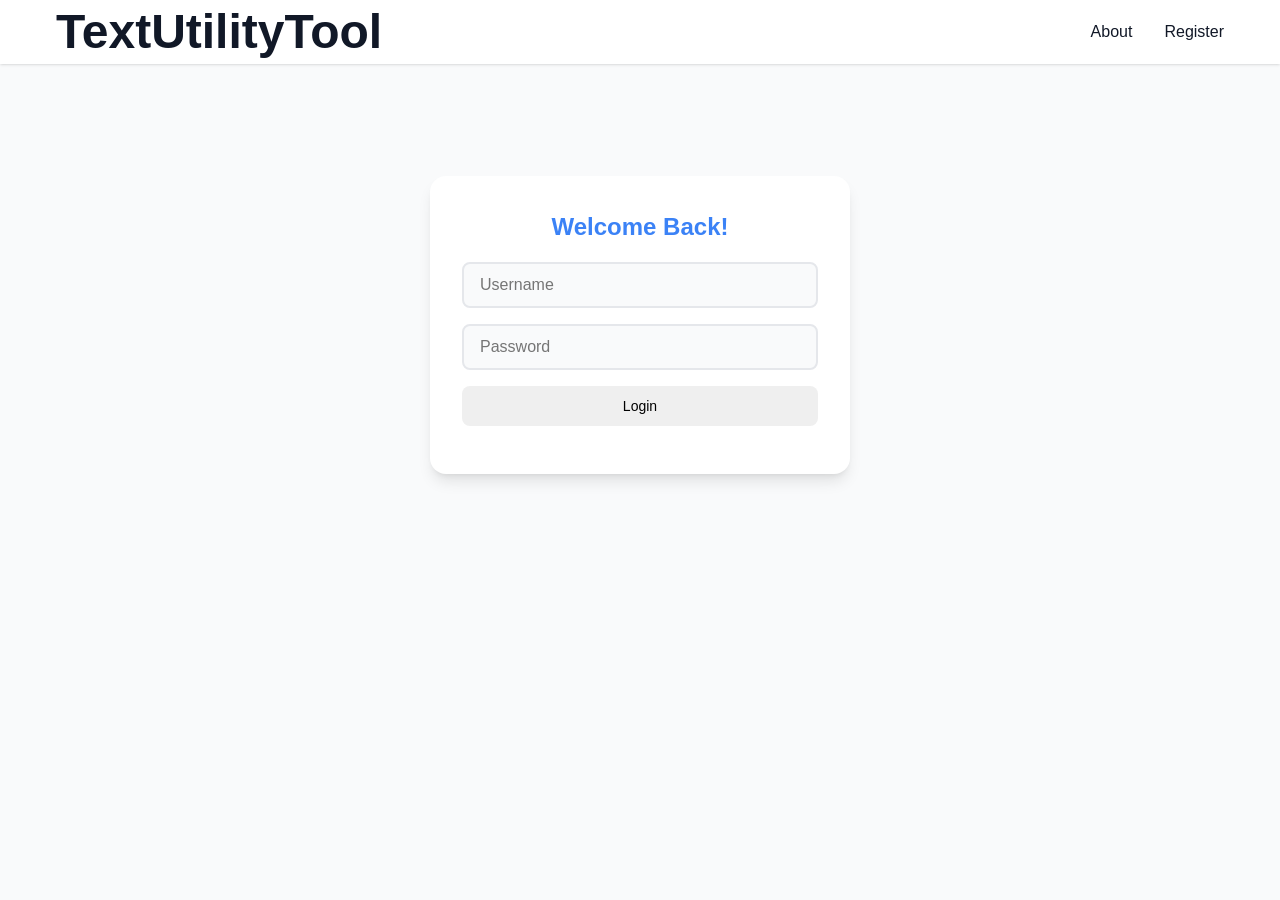
<file: index.html>
<!DOCTYPE html>
<html lang="en">

<head>
    <meta charset="UTF-8">
    <meta name="viewport" content="width=device-width, initial-scale=1.0">
    <title>TextUtility - Free Online Text Manipulation Tool</title>
    <meta name="description"
        content="Transform your text with our free online utility tool. Convert to uppercase, lowercase, title case, sentence case, and more!">
    <link rel="stylesheet" href="styles.css">
    <link rel="preconnect" href="https://fonts.googleapis.com">
    <link rel="preconnect" href="https://fonts.gstatic.com" crossorigin>
    <link href="https://fonts.googleapis.com/css2?family=Inter:wght@400;500;600;700&display=swap" rel="stylesheet">
</head>

<body>
    <!-- Header -->
    <header class="header">
        <div class="container">
            <div class="header-content">
                <div class="logo">
                    <svg class="logo-icon" viewBox="0 0 24 24" fill="none" stroke="currentColor" stroke-width="2">
                        <path d="M4 7V4a2 2 0 0 1 2-2h8.5L20 7.5V20a2 2 0 0 1-2 2H6a2 2 0 0 1-2-2v-3" />
                        <path d="M14 2v4a2 2 0 0 0 2 2h4" />
                        <path d="M10.42 12.61a2.1 2.1 0 1 1 2.97 2.97L7.95 21 4 22l1-3.95 5.42-5.44Z" />
                    </svg>
                    <h1>TextUtilityTool</h1>
                </div>

                <nav class="nav">
                    <a href="index.html" class="nav-link">Home</a>
                    <a href="about.html" class="nav-link">About</a>
					<a href="#" onclick="logout()" class="nav-link">Logout</a>

                </nav>

                <button class="theme-toggle" id="themeToggle">
                    <svg class="sun-icon" viewBox="0 0 24 24" fill="none" stroke="currentColor" stroke-width="2">
                        <circle cx="12" cy="12" r="5" />
                        <path
                            d="M12 1v2M12 21v2M4.22 4.22l1.42 1.42M18.36 18.36l1.42 1.42M1 12h2M21 12h2M4.22 19.78l1.42-1.42M18.36 5.64l1.42-1.42" />
                    </svg>
                    <svg class="moon-icon" viewBox="0 0 24 24" fill="none" stroke="currentColor" stroke-width="2">
                        <path d="M21 12.79A9 9 0 1 1 11.21 3 7 7 0 0 0 21 12.79z" />
                    </svg>
                </button>
            </div>
        </div>
    </header>

    <!-- Main Content -->
    <main class="main">
        <div class="container">
            <!-- Hero Section -->
            <div class="hero">
                <h1 class="hero-title">
                    Fastest online tool to manipulate your text for
                    <span class="highlight">FREE!</span>
                </h1>
                <p class="hero-subtitle">
                    Transform your text with powerful utilities in real-time
                </p>
            </div>

            <!-- Text Input Section -->
            <div class="card">
                <textarea id="textInput" class="text-input" placeholder="Type or paste your content here"
                    rows="10"></textarea>
            </div>

            <!-- Action Buttons -->
            <div class="card">
                <div class="button-grid">
                    <button class="btn btn-primary" onclick="transformText('uppercase')">UPPERCASE</button>
                    <button class="btn btn-primary" onclick="transformText('lowercase')">lowercase</button>
                    <button class="btn btn-primary" onclick="transformText('titleCase')">Title Case</button>
                    <button class="btn btn-primary" onclick="transformText('sentenceCase')">Sentence case</button>
                    <button class="btn btn-primary" onclick="transformText('removeExtraSpace')">Remove Extra
                        Space</button>
                    <button class="btn btn-primary" onclick="downloadText()">Download Text</button>
                    <button class="btn btn-primary" onclick="transformText('reverseText')">Reverse</button>
                    <button class="btn btn-primary" onclick="transformText('toggleCase')">Toggle Case</button>
                    <button class="btn btn-primary" onclick="transformText('vowelCount')">Count Vowels</button>
                    <button class="btn btn-primary" onclick="transformText('consonantCount')">Count Consonants</button>
                    <button class="btn btn-primary" onclick="transformText('isPalindrome')">Check Palindrome</button>
                    <button class="btn btn-primary" onclick="transformText('base64Encode')">Base64 Encode</button>
                    <button class="btn btn-primary" onclick="transformText('base64Decode')">Base64 Decode</button>
                    <button class="btn btn-danger" onclick="transformText('clearText')">Clear Text</button>
                </div>
            </div>

            <!-- Summary and Preview -->
            <div class="grid">
                <!-- Text Summary -->
                <div class="card">
                    <h3 class="card-title">Text Summary:</h3>
                    <div class="summary-content">
                        <p class="summary-text">
                            Words Count: <span class="summary-value" id="wordCount">0 Words</span> and
                            <span class="summary-value" id="charCount">0 Characters</span>
                        </p>
                        <p class="summary-text">
                            Read Time: <span class="summary-value" id="readTime">0 mins</span>
                        </p>
                    </div>
                </div>

                <!-- Text Preview -->
                <div class="card">
                    <h3 class="card-title">Text Preview:</h3>
                    <div class="preview-content" id="textPreview">
                        <p class="preview-placeholder">Nothing to preview</p>
                    </div>
                    <button class="btn btn-copy" id="copyBtn" onclick="copyToClipboard()">
                        <svg class="copy-icon" viewBox="0 0 24 24" fill="none" stroke="currentColor" stroke-width="2">
                            <rect width="14" height="14" x="8" y="8" rx="2" ry="2" />
                            <path d="M4 16c-1.1 0-2-.9-2-2V4c0-1.1.9-2 2-2h10c1.1 0 2 .9 2 2" />
                        </svg>
                        <svg class="check-icon" viewBox="0 0 24 24" fill="none" stroke="currentColor" stroke-width="2">
                            <polyline points="20,6 9,17 4,12" />
                        </svg>
                        <span class="copy-text">Copy Text to Clipboard</span>
                        <span class="copied-text">Copied!</span>
                    </button>
                </div>
            </div>
        </div>
    </main>

    <!-- Footer -->
    <footer class="footer">
        <div class="container">
            <div class="footer-content">
                <div class="social-links">
                    <a href="https://github.com/Sandeepyadav226028" class="social-link">
                        <svg viewBox="0 0 24 24" fill="none" stroke="currentColor" stroke-width="2">
                            <path d="M16 8a6 6 0 0 1 6 6v7h-4v-7a2 2 0 0 0-2-2 2 2 0 0 0-2 2v7h-4v-7a6 6 0 0 1 6-6z" />
                            <rect width="4" height="12" x="2" y="9" />
                            <circle cx="4" cy="4" r="2" />
                        </svg>
                    </a>
                    <a href="https://www.linkedin.com/in/sandeepyadav9670/" class="social-link">
                        <svg viewBox="0 0 24 24" fill="none" stroke="currentColor" stroke-width="2">
                            <path
                                d="M12 2l3.09 6.26L22 9.27l-5 4.87 1.18 6.88L12 17.77l-6.18 3.25L7 14.14 2 9.27l6.91-1.01L12 2z" />
                        </svg>
                    </a>
                </div>

                <p class="footer-text">
                    © Copyright 2025. All Right Reserved. Made with
                    <svg class="heart-icon" viewBox="0 0 24 24" fill="currentColor" stroke="currentColor"
                        stroke-width="2">
                        <path
                            d="M20.84 4.61a5.5 5.5 0 0 0-7.78 0L12 5.67l-1.06-1.06a5.5 5.5 0 0 0-7.78 7.78l1.06 1.06L12 21.23l7.78-7.78 1.06-1.06a5.5 5.5 0 0 0 0-7.78z" />
                    </svg>
                    by <a href="https://www.linkedin.com/in/sandeepyadav9670/" class="footer-link">Sandeepyadav</a>
                </p>
            </div>
        </div>
    </footer>


<script>
  if (!localStorage.getItem("isLoggedIn")) {
    window.location.href = "login.html";
  }

  function logout() {
    localStorage.clear();
    window.location.href = "login.html";
  }
</script>
<script src="script.js"></script>
</body>

</html>
</file>
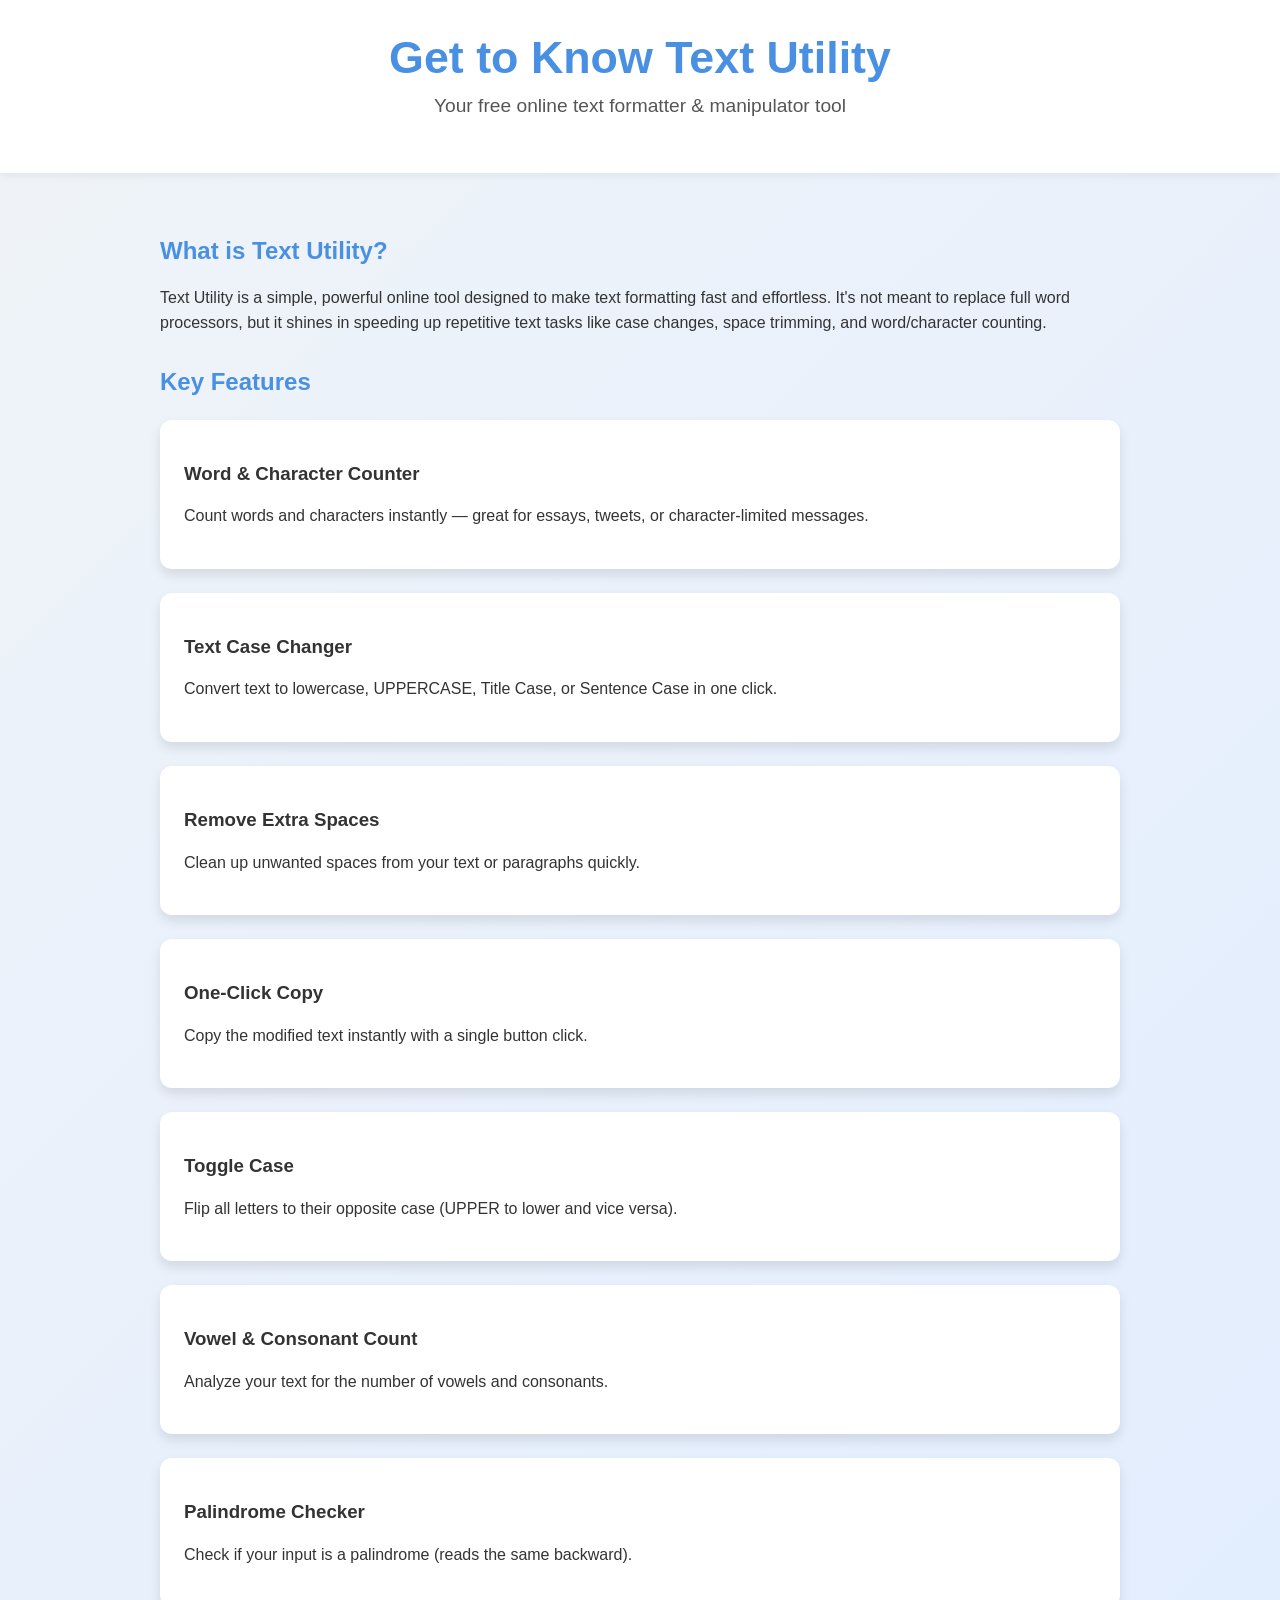
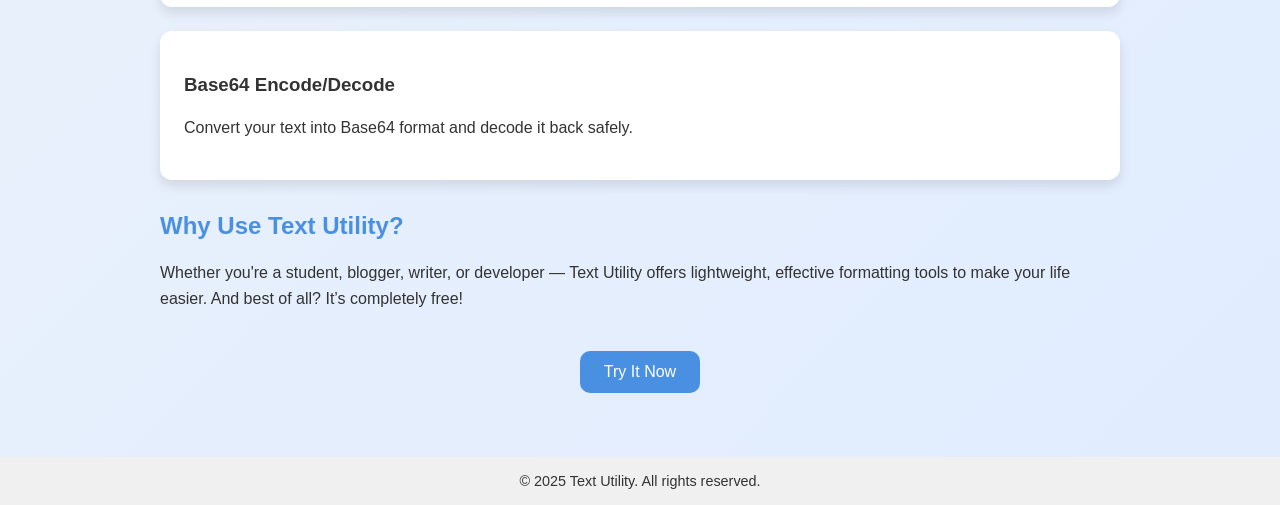
<file: about.html>
<!DOCTYPE html>
<html lang="en">

<head>
  <meta charset="UTF-8" />
  <meta name="viewport" content="width=device-width, initial-scale=1.0" />
  <title>About - Text Utility</title>
  <style>
    body {
      font-family: 'Segoe UI', Tahoma, Geneva, Verdana, sans-serif;
      background: linear-gradient(135deg, #f0f4f8, #e0ecff);
      margin: 0;
      padding: 0;
      color: #333;
      overflow-x: hidden;
    }

    header {
      background-color: #ffffff;
      color: #4a90e2;
      padding: 2rem 1rem;
      text-align: center;
      animation: fadeInDown 1s ease;
      box-shadow: 0 4px 8px rgba(0, 0, 0, 0.05);
    }

    h1 {
      font-size: 2.8rem;
      margin: 0;
    }

    header p {
      font-size: 1.2rem;
      color: #555;
      margin-top: 0.5rem;
    }

    section {
      padding: 2rem;
      max-width: 960px;
      margin: auto;
      animation: fadeIn 1.5s ease;
    }

    h2 {
      color: #4a90e2;
      margin-top: 2rem;
    }

    p {
      line-height: 1.6;
    }

    .features {
      display: flex;
      flex-wrap: wrap;
      gap: 1.5rem;
      margin-top: 1.5rem;
    }

    .feature-card {
      background: white;
      border-radius: 12px;
      padding: 1.5rem;
      box-shadow: 0 6px 12px rgba(0, 0, 0, 0.1);
      flex: 1 1 calc(50% - 2rem);
      transition: transform 0.3s ease, box-shadow 0.3s ease;
    }

    .feature-card:hover {
      transform: translateY(-5px);
      box-shadow: 0 8px 16px rgba(0, 0, 0, 0.15);
    }

    .copy-btn {
      background-color: #4a90e2;
      color: white;
      padding: 0.75rem 1.5rem;
      border: none;
      border-radius: 10px;
      font-size: 1rem;
      cursor: pointer;
      transition: background-color 0.3s, transform 0.3s;
      display: block;
      margin: 2.5rem auto 0;
    }

    .copy-btn:hover {
      background-color: #3b78c2;
      transform: scale(1.08);
    }

    @keyframes fadeIn {
      from {
        opacity: 0;
        transform: translateY(20px);
      }

      to {
        opacity: 1;
        transform: translateY(0);
      }
    }

    @keyframes fadeInDown {
      from {
        opacity: 0;
        transform: translateY(-20px);
      }

      to {
        opacity: 1;
        transform: translateY(0);
      }
    }

    footer {
      text-align: center;
      padding: 1rem;
      background-color: #f0f0f0;
      margin-top: 2rem;
      font-size: 0.9rem;
    }
  </style>
</head>

<body>

  <header>
    <h1>Get to Know Text Utility</h1>
    <p>Your free online text formatter & manipulator tool</p>
  </header>

  <section>
    <h2>What is Text Utility?</h2>
    <p>
      Text Utility is a simple, powerful online tool designed to make text formatting fast and effortless. It's not
      meant to replace full word processors, but it shines in speeding up repetitive text tasks like case changes, space
      trimming, and word/character counting.
    </p>

    <h2>Key Features</h2>
    <div class="features">
      <div class="feature-card">
        <h3>Word & Character Counter</h3>
        <p>Count words and characters instantly — great for essays, tweets, or character-limited messages.</p>
      </div>
      <div class="feature-card">
        <h3>Text Case Changer</h3>
        <p>Convert text to lowercase, UPPERCASE, Title Case, or Sentence Case in one click.</p>
      </div>
      <div class="feature-card">
        <h3>Remove Extra Spaces</h3>
        <p>Clean up unwanted spaces from your text or paragraphs quickly.</p>
      </div>
      <div class="feature-card">
        <h3>One-Click Copy</h3>
        <p>Copy the modified text instantly with a single button click.</p>
      </div>
      <div class="feature-card">
        <h3>Toggle Case</h3>
        <p>Flip all letters to their opposite case (UPPER to lower and vice versa).</p>
      </div>
      <div class="feature-card">
        <h3>Vowel & Consonant Count</h3>
        <p>Analyze your text for the number of vowels and consonants.</p>
      </div>
      <div class="feature-card">
        <h3>Palindrome Checker</h3>
        <p>Check if your input is a palindrome (reads the same backward).</p>
      </div>
      <div class="feature-card">
        <h3>Base64 Encode/Decode</h3>
        <p>Convert your text into Base64 format and decode it back safely.</p>
      </div>
    </div>

    <h2>Why Use Text Utility?</h2>
    <p>
      Whether you're a student, blogger, writer, or developer — Text Utility offers lightweight, effective formatting
      tools to make your life easier. And best of all? It’s completely free!
    </p>

    <button class="copy-btn" onclick="redirectToHome()">Try It Now</button>
  </section>

  <footer>
    &copy; 2025 Text Utility. All rights reserved.
  </footer>

  <!-- Optional Click Sound -->
  <audio id="clickSound"
    src="https://cdn.pixabay.com/download/audio/2022/03/15/audio_cdb4bc8a5a.mp3?filename=mouse-click-153941.mp3"></audio>
<script>
  function redirectToHome() {
    const click = document.getElementById('clickSound');
    click.play();

    let attempts = parseInt(localStorage.getItem("guestAttempts") || "0");
    attempts += 1;
    localStorage.setItem("guestAttempts", attempts);

    const isLoggedIn = localStorage.getItem("isLoggedIn");

    if (isLoggedIn || attempts >= 5) {
      // Allow guest mode access
      localStorage.setItem("isLoggedIn", "true");
      localStorage.setItem("username", "Guest");
      window.location.href = "index.html";
    } else {
      setTimeout(() => {
        window.location.href = "login.html";
      }, 300);
    }
  }
</script>



</body>

</html>
</file>
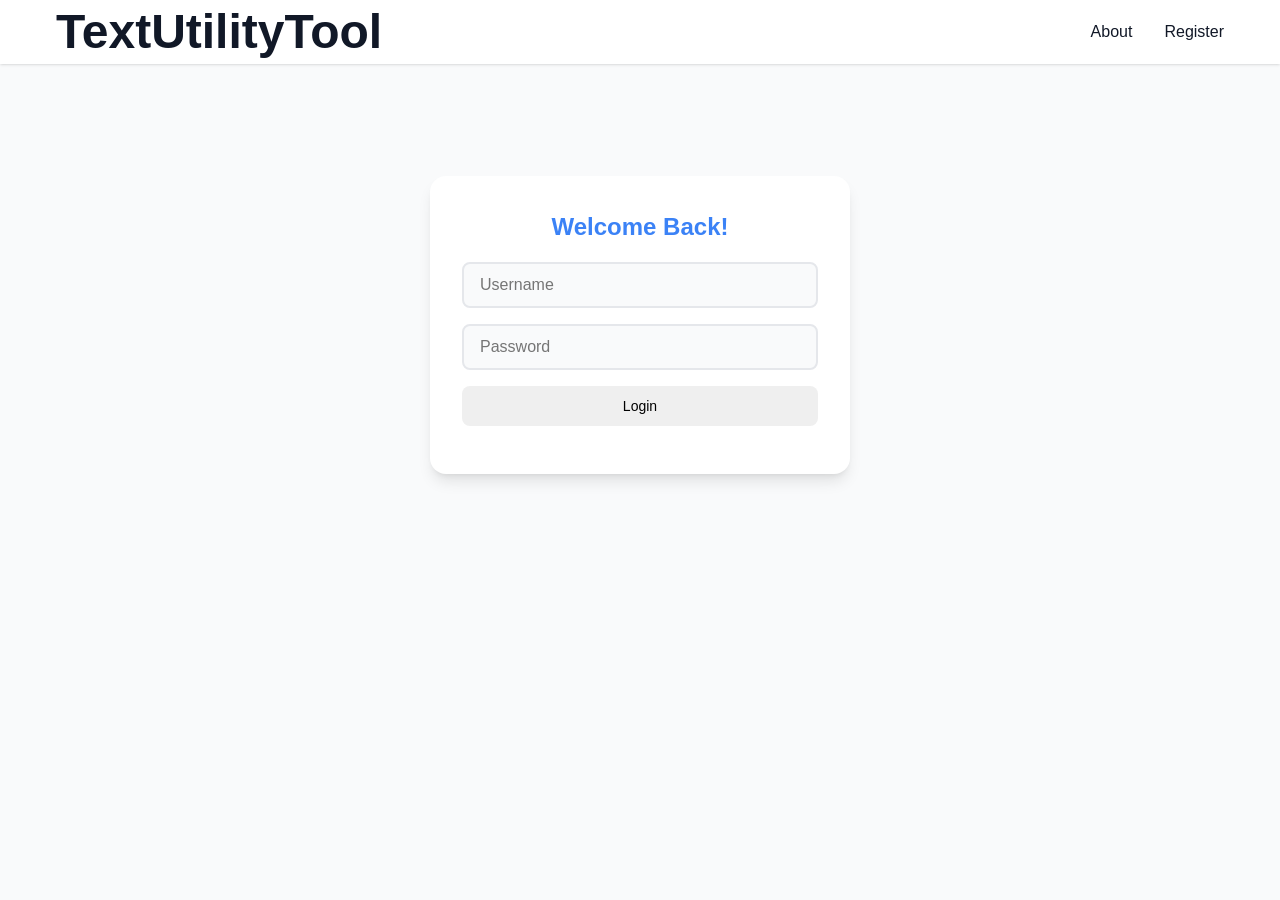
<file: login.html>
<!DOCTYPE html>
<html lang="en">
<head>
  <meta charset="UTF-8" />
  <meta name="viewport" content="width=device-width, initial-scale=1.0" />
  <title>Login - Text Utility</title>
  <link rel="stylesheet" href="styles.css" />
  <style>
    .auth-form {
      max-width: 400px;
      margin: auto;
      display: flex;
      flex-direction: column;
      gap: 1rem;
    }

    .error {
      color: var(--danger-color);
      font-size: 0.9rem;
      text-align: center;
    }

    .auth-heading {
      text-align: center;
      font-size: 1.5rem;
      color: var(--accent-color);
      margin-bottom: 1rem;
    }
  </style>
</head>
<body>
  <header class="header">
    <div class="container header-content">
      <div class="logo">
        <h1>TextUtilityTool</h1>
      </div>
      <nav class="nav">
        <a href="about.html" class="nav-link">About</a>
        <a href="register.html" class="nav-link">Register</a>
      </nav>
    </div>
  </header>

<main class="main">
  <div class="container">
    <div class="auth-container">
      <h2 class="auth-heading">Welcome Back!</h2>
      <form id="loginForm" class="auth-form">
        <input type="text" id="loginUsername" placeholder="Username" required />
        <input type="password" id="loginPassword" placeholder="Password" required minlength="6" />
        <button type="submit" class="btn btn-primary">Login</button>
        <p class="auth-error" id="loginError"></p>
      </form>
    </div>
  </div>
</main>


  <script>
    const form = document.getElementById("loginForm");
    const errorText = document.getElementById("loginError");

    form.addEventListener("submit", async (e) => {
      e.preventDefault();
      errorText.textContent = "";

      const username = document.getElementById("loginUsername").value.trim();
      const password = document.getElementById("loginPassword").value.trim();

      if (!username || !password) {
        errorText.textContent = "All fields are required.";
        return;
      }

      const res = await fetch("http://localhost:3000/api/auth/login", {
        method: "POST",
        headers: { "Content-Type": "application/json" },
        body: JSON.stringify({ username, password }),
      });

      const data = await res.json();

      if (data.success) {
        localStorage.setItem("isLoggedIn", "true");
        localStorage.setItem("username", data.username);
        window.location.href = "index.html";
      } else {
        errorText.textContent = "Invalid username or password.";
      }
    });
  </script>
</body>
</html>
</file>
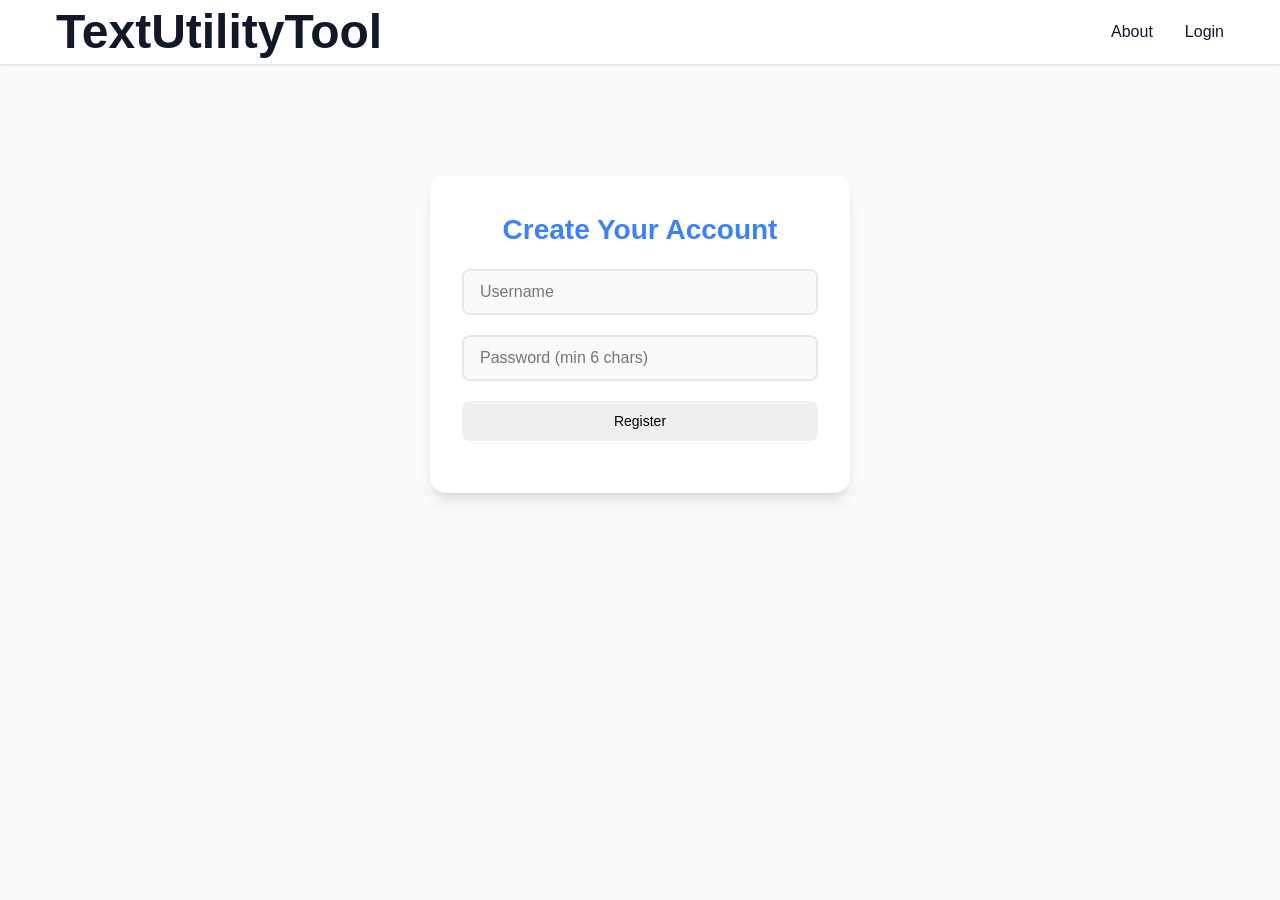
<file: register.html>
<!DOCTYPE html>
<html lang="en">
<head>
  <meta charset="UTF-8" />
  <meta
    name="viewport"
    content="width=device-width, initial-scale=1.0" />
  <title>Register - Text Utility</title>
  <link rel="stylesheet" href="styles.css" />
</head>
<body>
  <!-- Header -->
  <header class="header">
    <div class="container header-content">
      <div class="logo">
        <h1>TextUtilityTool</h1>
      </div>
      <nav class="nav">
        <a href="about.html" class="nav-link">About</a>
        <a href="login.html" class="nav-link">Login</a>
      </nav>
    </div>
  </header>

  <!-- Main -->
  <main class="main">
    <div class="container">
      <div class="auth-container">
        <h2 class="auth-heading">Create Your Account</h2>
        <form id="registerForm" class="auth-form" novalidate>
          <input
            type="text"
            id="registerUsername"
            placeholder="Username"
            autocomplete="username"
            required />
          <input
            type="password"
            id="registerPassword"
            placeholder="Password (min 6 chars)"
            autocomplete="new-password"
            required
            minlength="6" />
          <button type="submit" class="btn btn-primary" id="registerBtn">
            Register
          </button>
          <p class="auth-error" id="registerError"></p>
        </form>
      </div>
    </div>
  </main>

  <script>
    const form = document.getElementById("registerForm");
    const errorText = document.getElementById("registerError");
    const btn = document.getElementById("registerBtn");

    // simple username rule: letters, numbers, underscores, 3-20 chars
    const usernameRegex = /^[A-Za-z0-9_]{3,20}$/;

    form.addEventListener("submit", async (e) => {
      e.preventDefault();
      errorText.textContent = "";

      const username = document
        .getElementById("registerUsername")
        .value
        .trim();
      const password = document
        .getElementById("registerPassword")
        .value
        .trim();

      // client checks
      if (!username || !password) {
        errorText.textContent = "All fields are required.";
        return;
      }
      if (!usernameRegex.test(username)) {
        errorText.textContent =
          "Username: 3-20 chars, letters/numbers/_ only.";
        return;
      }
      if (password.length < 6) {
        errorText.textContent = "Password must be at least 6 characters.";
        return;
      }

      // disable button during request
      btn.disabled = true;
      btn.textContent = "Registering...";

      try {
        const res = await fetch("http://localhost:3000/api/auth/register", {
          method: "POST",
          headers: { "Content-Type": "application/json" },
          body: JSON.stringify({ username, password }),
        });

        if (res.ok) {
          alert("Registration successful! Please login.");
          window.location.href = "login.html";
        } else {
          // try reading server message
          let msg = "Registration failed.";
          try {
            const data = await res.json();
            if (data && data.error) msg = data.error;
          } catch (_) {}
          errorText.textContent = msg;
        }
      } catch (err) {
        errorText.textContent = "Network error. Try again.";
        console.error(err);
      } finally {
        btn.disabled = false;
        btn.textContent = "Register";
      }
    });
  </script>
</body>
</html>
</file>
<file: styles.css>
/* Reset and Base Styles */
* {
    margin: 0;
    padding: 0;
    box-sizing: border-box;
}

:root {
    /* Light theme colors */
    --bg-primary: #f9fafb;
    --bg-secondary: #ffffff;
    --bg-tertiary: #f3f4f6;
    --text-primary: #111827;
    --text-secondary: #6b7280;
    --text-tertiary: #9ca3af;
    --border-color: #e5e7eb;
    --accent-color: #3b82f6;
    --accent-hover: #2563eb;
    --danger-color: #ef4444;
    --danger-hover: #dc2626;
    --shadow: 0 1px 3px 0 rgb(0 0 0 / 0.1), 0 1px 2px -1px rgb(0 0 0 / 0.1);
    --shadow-lg: 0 10px 15px -3px rgb(0 0 0 / 0.1), 0 4px 6px -4px rgb(0 0 0 / 0.1);
}

[data-theme="dark"] {
    /* Dark theme colors */
    --bg-primary: #111827;
    --bg-secondary: #1f2937;
    --bg-tertiary: #374151;
    --text-primary: #f9fafb;
    --text-secondary: #d1d5db;
    --text-tertiary: #9ca3af;
    --border-color: #4b5563;
    --accent-color: #3b82f6;
    --accent-hover: #60a5fa;
    --danger-color: #ef4444;
    --danger-hover: #f87171;
    --shadow: 0 1px 3px 0 rgb(0 0 0 / 0.3), 0 1px 2px -1px rgb(0 0 0 / 0.3);
    --shadow-lg: 0 10px 15px -3px rgb(0 0 0 / 0.3), 0 4px 6px -4px rgb(0 0 0 / 0.3);
}

body {
    font-family: 'Inter', -apple-system, BlinkMacSystemFont, 'Segoe UI', Roboto, sans-serif;
    background-color: var(--bg-primary);
    color: var(--text-primary);
    line-height: 1.6;
    transition: background-color 0.3s ease, color 0.3s ease;
    min-height: 100vh;
}

.container {
    max-width: 1200px;
    margin: 0 auto;
    padding: 0 1rem;
}

/* Header Styles */
.header {
    background-color: var(--bg-secondary);
    box-shadow: var(--shadow);
    position: sticky;
    top: 0;
    z-index: 100;
    transition: background-color 0.3s ease;
}

.header-content {
    display: flex;
    justify-content: space-between;
    align-items: center;
    height: 4rem;
}

.logo {
    display: flex;
    align-items: center;
    gap: 0.5rem;
    font-size: 1.5rem;
    font-weight: 700;
    color: var(--text-primary);
    text-decoration: none;
}

.logo-icon {
    width: 2rem;
    height: 2rem;
    color: var(--accent-color);
}

.nav {
    display: flex;
    gap: 2rem;
}

.nav-link {
    color: var(--text-primary);
    text-decoration: none;
    font-weight: 500;
    transition: color 0.2s ease;
}

.nav-link:hover {
    color: var(--accent-color);
}

.theme-toggle {
    background: var(--bg-tertiary);
    border: none;
    border-radius: 0.5rem;
    padding: 0.5rem;
    cursor: pointer;
    transition: all 0.2s ease;
    position: relative;
    width: 2.5rem;
    height: 2.5rem;
}

.theme-toggle:hover {
    background: var(--border-color);
}

.theme-toggle svg {
    width: 1.25rem;
    height: 1.25rem;
    color: var(--text-primary);
    position: absolute;
    top: 50%;
    left: 50%;
    transform: translate(-50%, -50%);
    transition: opacity 0.2s ease;
}

.sun-icon {
    opacity: 1;
}

.moon-icon {
    opacity: 0;
}

[data-theme="dark"] .sun-icon {
    opacity: 0;
}

[data-theme="dark"] .moon-icon {
    opacity: 1;
}

/* Main Content */
.main {
    padding: 3rem 0;
}

.hero {
    text-align: center;
    margin-bottom: 3rem;
}

.hero-title {
    font-size: clamp(2rem, 5vw, 3rem);
    font-weight: 700;
    margin-bottom: 1rem;
    line-height: 1.2;
}

.highlight {
    color: var(--accent-color);
}

.hero-subtitle {
    font-size: 1.125rem;
    color: var(--text-secondary);
    max-width: 600px;
    margin: 0 auto;
}

/* Card Styles */
.card {
    background-color: var(--bg-secondary);
    border-radius: 0.75rem;
    padding: 2rem;
    box-shadow: var(--shadow);
    margin-bottom: 2rem;
    transition: background-color 0.3s ease;
}

.card-title {
    font-size: 1.25rem;
    font-weight: 600;
    margin-bottom: 1rem;
    color: var(--text-primary);
}

/* Text Input */
.text-input {
    width: 100%;
    min-height: 16rem;
    padding: 1rem;
    border: 2px solid var(--border-color);
    border-radius: 0.75rem;
    background-color: var(--bg-secondary);
    color: var(--text-primary);
    font-family: inherit;
    font-size: 1rem;
    line-height: 1.5;
    resize: vertical;
    transition: all 0.3s ease;
}

.text-input:focus {
    outline: none;
    border-color: var(--accent-color);
    box-shadow: 0 0 0 3px rgb(59 130 246 / 0.1);
}

.text-input::placeholder {
    color: var(--text-tertiary);
}

/* Button Styles */
.button-grid {
    display: flex;
    flex-wrap: wrap;
    gap: 0.75rem;
    justify-content: center;
}

.btn {
    padding: 0.75rem 1.5rem;
    border: none;
    border-radius: 0.5rem;
    font-weight: 500;
    font-size: 0.875rem;
    cursor: pointer;
    transition: all 0.2s ease;
    transform: translateY(-1);
    position: relative;
    overflow: hidden;
}

.btn::after {
    content: '';
    position: absolute;
    width: 200%;
    height: 200%;
    background: rgba(255, 255, 255, 0.3);
    top: 50%;
    left: 50%;
    transform: translate(-50%, -50%) scale(0);
    border-radius: 50%;
    pointer-events: none;
    transition: transform 0.4s ease;
}

.btn:active::after {
    transform: translate(-50%, -50%) scale(1);
    transition: transform 0s;
}

.btn:hover {
    transform: translateY(-1px);
    background-color: #4a90e2 !important;
    color: white !important;
    box-shadow: 0 0 10px rgba(74, 144, 226, 0.5);
}

.btn-danger {
    background-color: #ef4444;
    color: white;
}

.btn-danger:hover {
    background-color: #dc2626 !important;
    color: white !important;
    box-shadow: 0 0 10px rgba(239, 68, 68, 0.5);
}

.btn-copy {
    background-color: var(--accent-color);
    color: white;
    display: flex;
    align-items: center;
    gap: 0.5rem;
    position: relative;
}

.btn-copy:hover {
    background-color: var(--accent-hover);
}

.btn-copy:disabled {
    background-color: var(--text-tertiary);
    cursor: not-allowed;
    transform: none;
}

.btn-copy svg {
    width: 1rem;
    height: 1rem;
}

.check-icon,
.copied-text {
    opacity: 0;
    position: absolute;
}

.btn-copy.copied .copy-icon,
.btn-copy.copied .copy-text {
    opacity: 0;
}

.btn-copy.copied .check-icon,
.btn-copy.copied .copied-text {
    opacity: 1;
}

/* Grid Layout */
.grid {
    display: grid;
    grid-template-columns: 1fr;
    gap: 2rem;
}

@media (min-width: 768px) {
    .grid {
        grid-template-columns: 1fr 1fr;
    }
}

/* Summary Styles */
.summary-content {
    display: flex;
    flex-direction: column;
    gap: 0.5rem;
}

.summary-text {
    color: var(--text-secondary);
}

.summary-value {
    font-weight: 600;
    color: var(--text-primary);
}

/* Preview Styles */
.preview-content {
    min-height: 7.5rem;
    padding: 1rem;
    background-color: var(--bg-tertiary);
    border-radius: 0.5rem;
    margin-bottom: 1rem;
    white-space: pre-wrap;
    word-break: break-word;
    color: var(--text-primary);
}

.preview-placeholder {
    color: var(--text-tertiary);
    font-style: italic;
}

/* Footer */
.footer {
    background-color: var(--bg-secondary);
    padding: 2rem 0;
    margin-top: 4rem;
    border-top: 1px solid var(--border-color);
    transition: background-color 0.3s ease;
}

.footer-content {
    display: flex;
    flex-direction: column;
    align-items: center;
    gap: 1rem;
}

.social-links {
    display: flex;
    gap: 1rem;
}

.social-link {
    padding: 0.5rem;
    border-radius: 0.5rem;
    color: var(--text-secondary);
    transition: all 0.2s ease;
    display: flex;
    align-items: center;
    justify-content: center;
}

.social-link:hover {
    background-color: var(--bg-tertiary);
    color: var(--text-primary);
}

.social-link svg {
    width: 1.25rem;
    height: 1.25rem;
}

.footer-text {
    text-align: center;
    color: var(--text-secondary);
    display: flex;
    align-items: center;
    gap: 0.25rem;
    flex-wrap: wrap;
    justify-content: center;
}

.heart-icon {
    width: 1rem;
    height: 1rem;
    color: var(--danger-color);
}

.footer-link {
    color: var(--accent-color);
    text-decoration: none;
}

.footer-link:hover {
    text-decoration: underline;
}

/* Responsive Design */
@media (max-width: 768px) {
    .nav {
        display: none;
    }

    .button-grid {
        justify-content: stretch;
    }

    .btn {
        flex: 1;
        min-width: calc(50% - 0.375rem);
    }

    .hero-title {
        font-size: 2rem;
    }

    .card {
        padding: 1.5rem;
    }

    .container {
        padding: 0 0.75rem;
    }
}

@media (max-width: 480px) {
    .btn {
        min-width: 100%;
    }

    .footer-text {
        font-size: 0.875rem;
    }
}
/* Auth Pages (Login & Register) */
.auth-container {
  max-width: 420px;
  margin: 4rem auto;
  padding: 2rem;
  background-color: var(--bg-secondary);
  border-radius: 1rem;
  box-shadow: var(--shadow-lg);
  transition: all 0.3s ease;
}

.auth-heading {
  text-align: center;
  font-size: 1.75rem;
  font-weight: 600;
  margin-bottom: 1rem;
  color: var(--accent-color);
}

.auth-form {
  display: flex;
  flex-direction: column;
  gap: 1.25rem;
}

.auth-form input {
  padding: 0.75rem 1rem;
  border: 2px solid var(--border-color);
  border-radius: 0.5rem;
  background-color: var(--bg-primary);
  color: var(--text-primary);
  font-size: 1rem;
  transition: border-color 0.3s ease, box-shadow 0.3s ease;
}

.auth-form input:focus {
  outline: none;
  border-color: var(--accent-color);
  box-shadow: 0 0 0 3px rgb(59 130 246 / 0.1);
}

.auth-form .btn {
  width: 100%;
}

.auth-error {
  color: var(--danger-color);
  font-size: 0.9rem;
  text-align: center;
}
</file>
